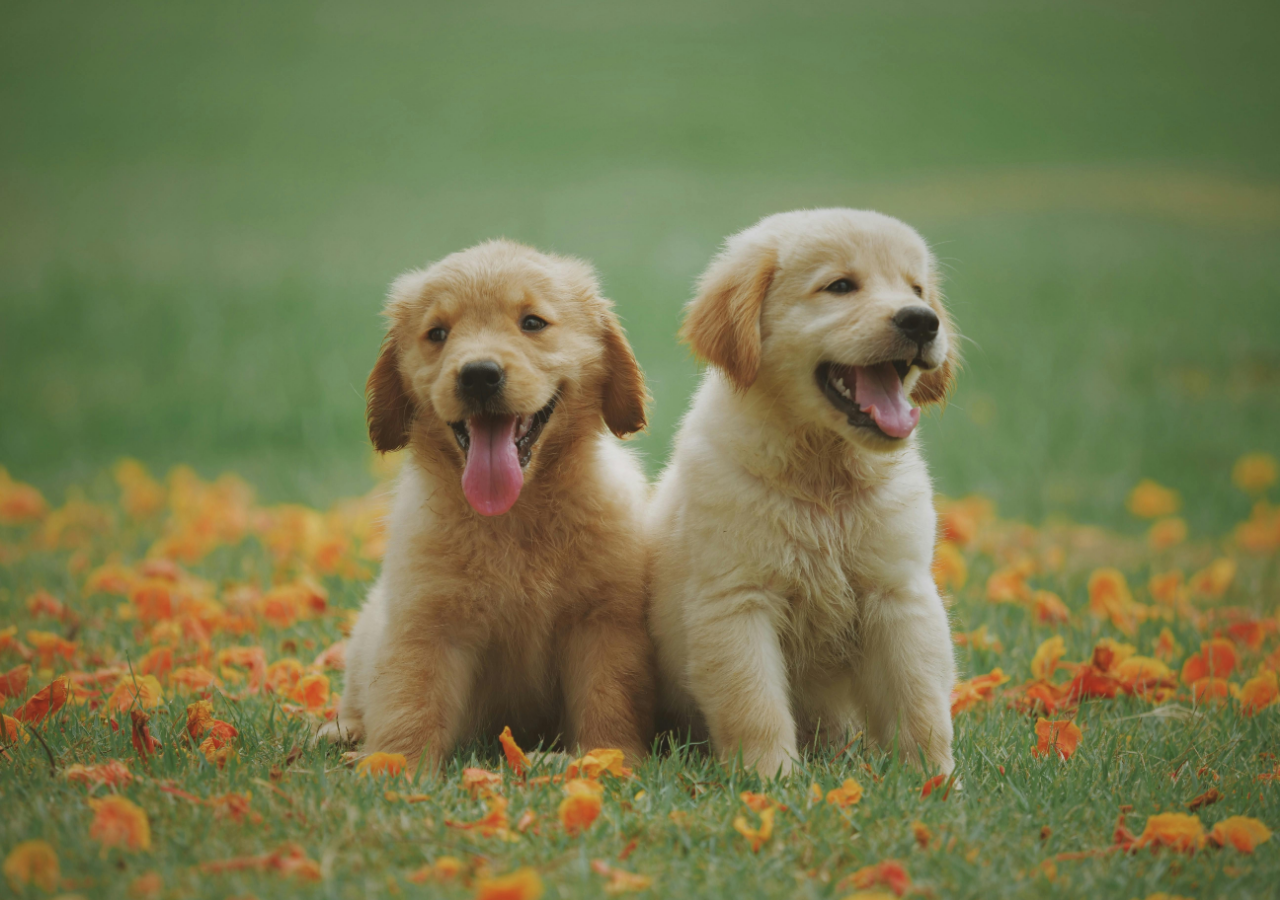
<file: splash.html>
<!DOCTYPE html>
<html lang="en">
<head>
    <meta charset="UTF-8">
    <meta name="viewport" content="width=device-width, initial-scale=1.0">
    <title>Document</title>
</head>
<style>
    body {
        background-image: url(pexels-chevanon-1108099.jpg);
        background-size: cover;
        width: 100%;
        
        }
</style>
<body>
    
</body>
</html>
</file>
